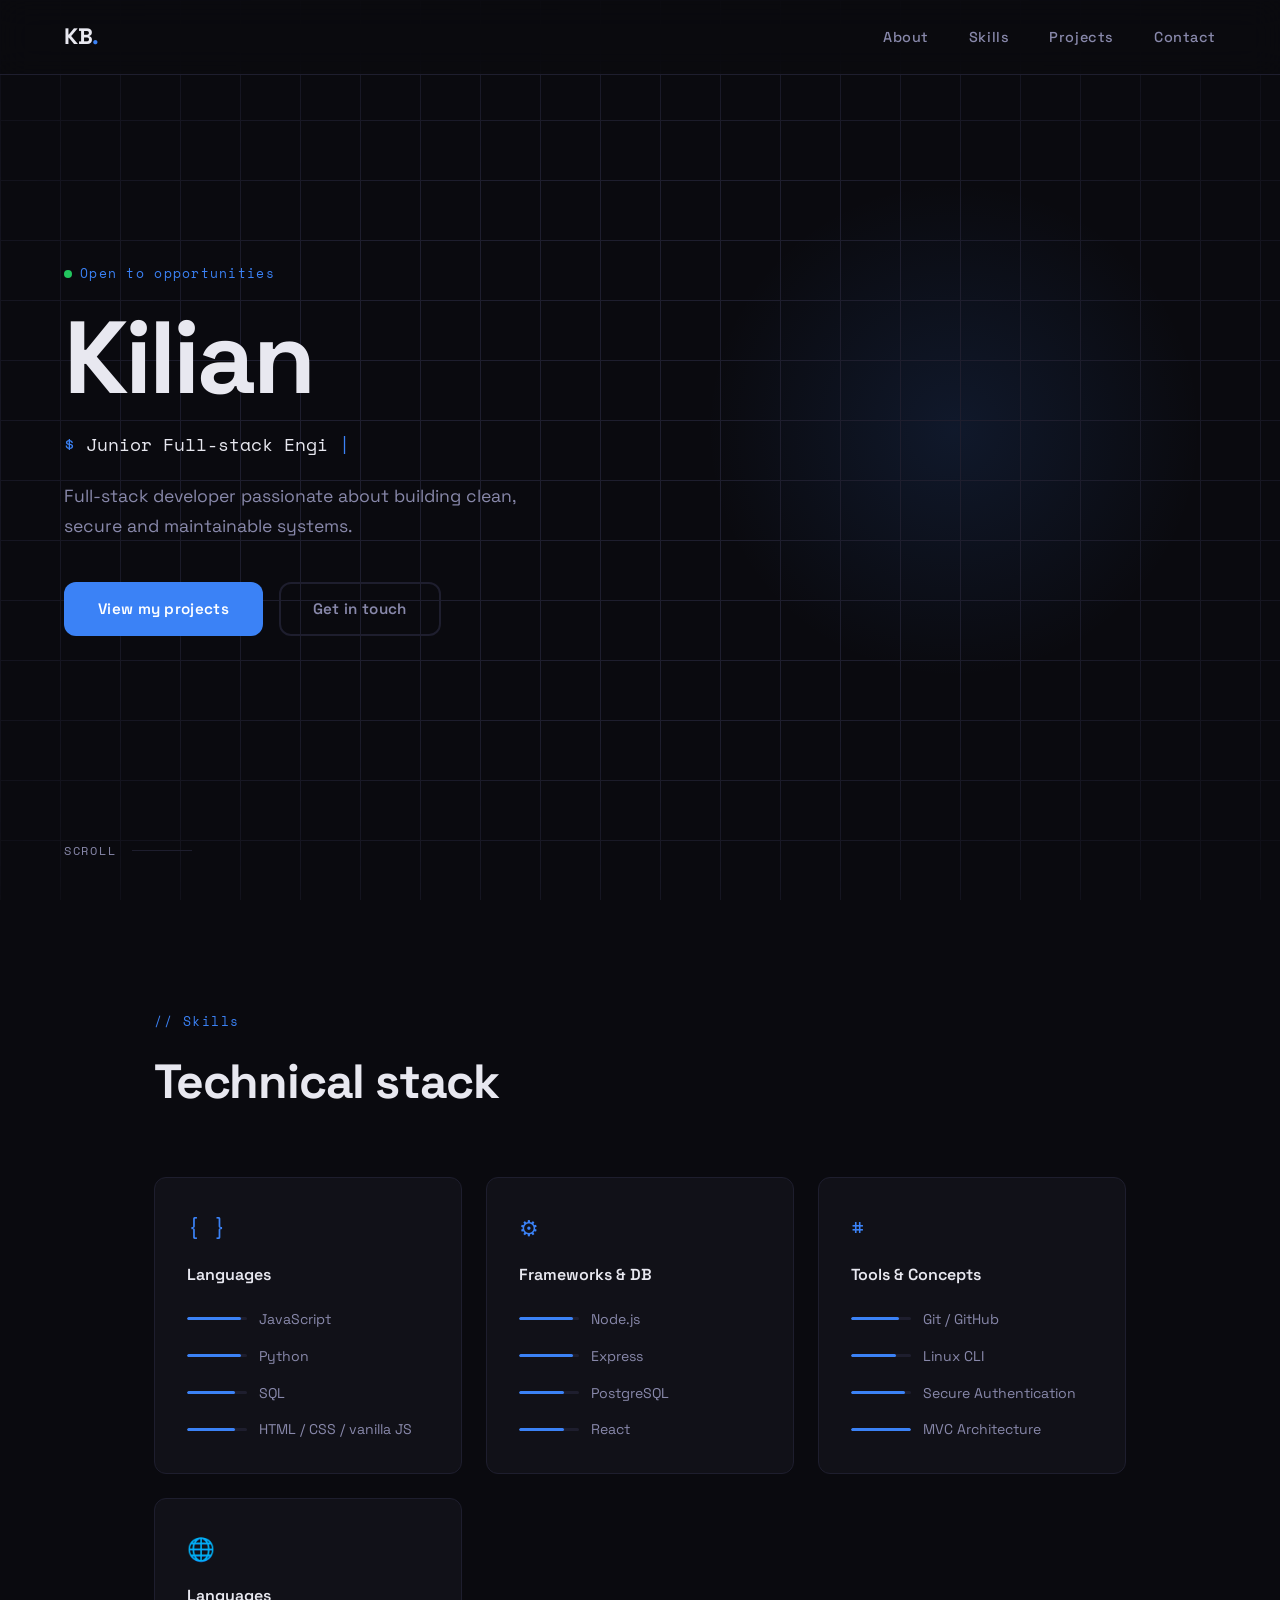
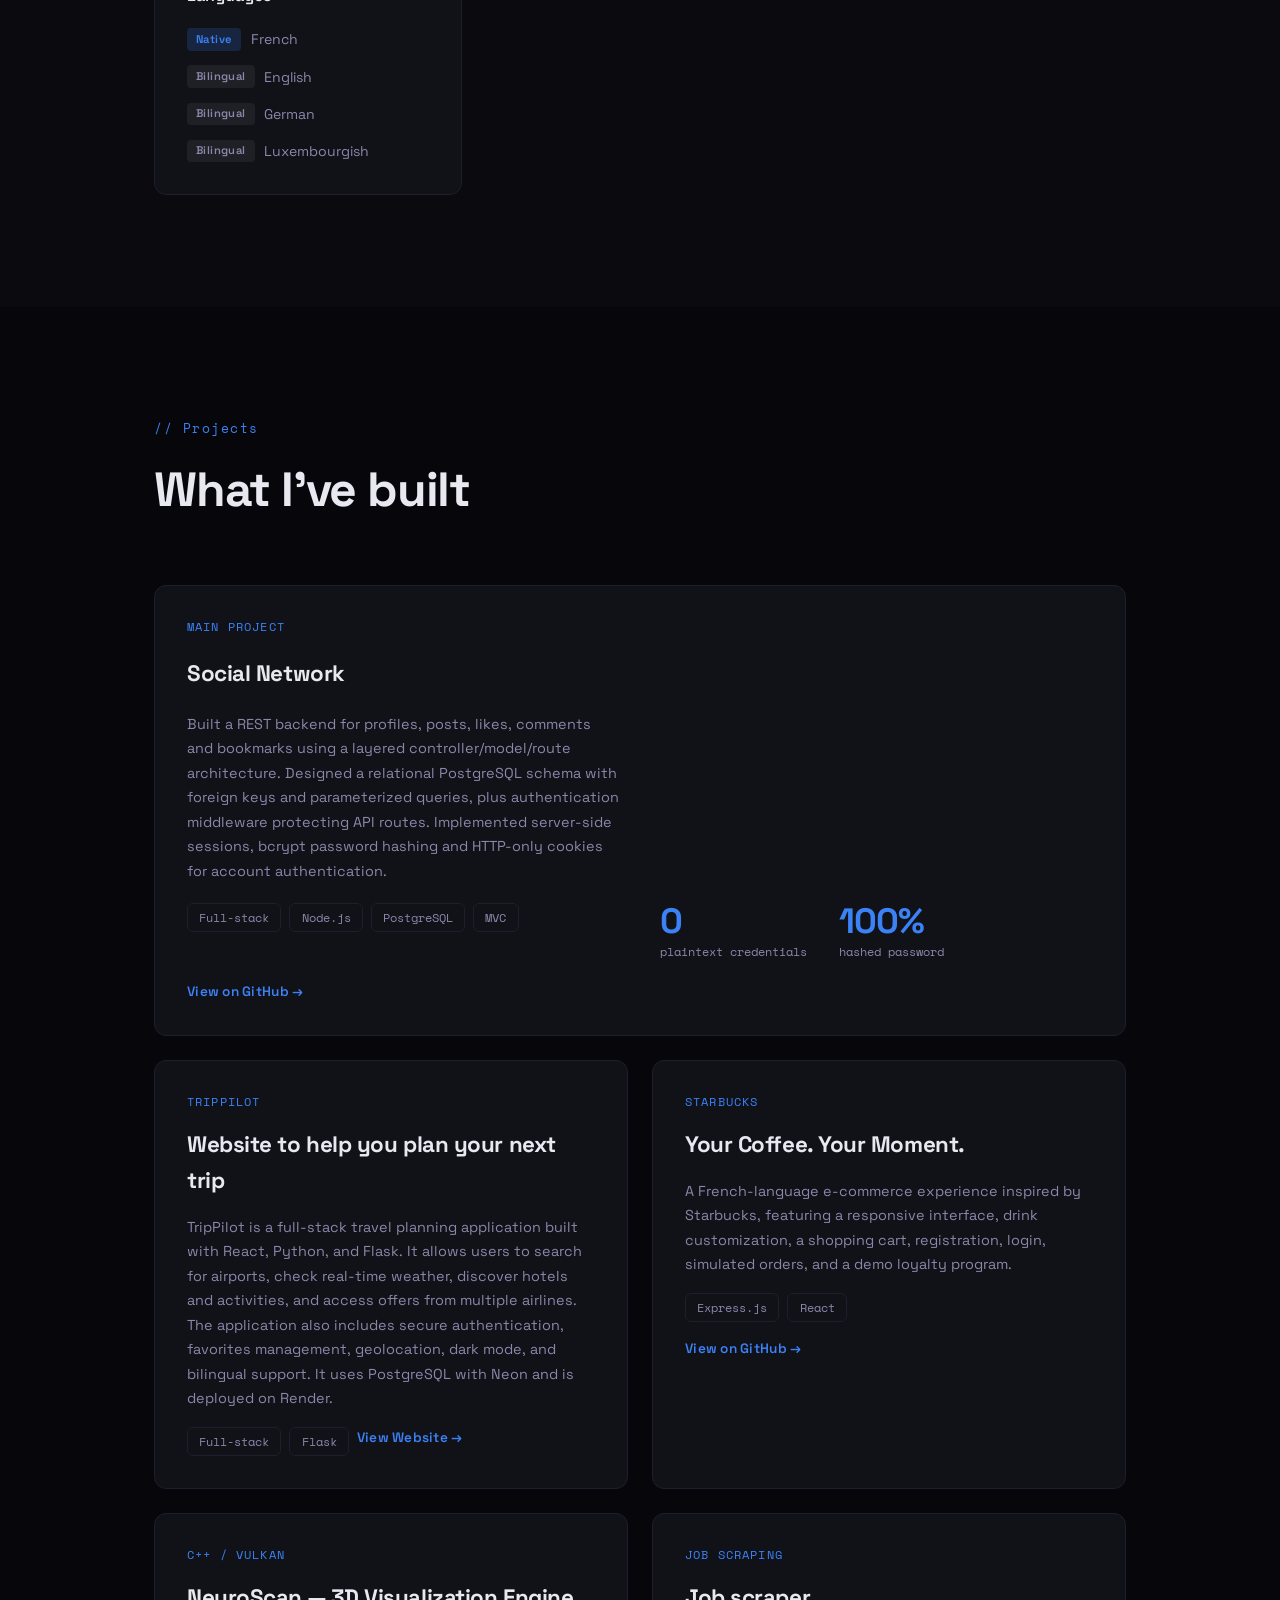
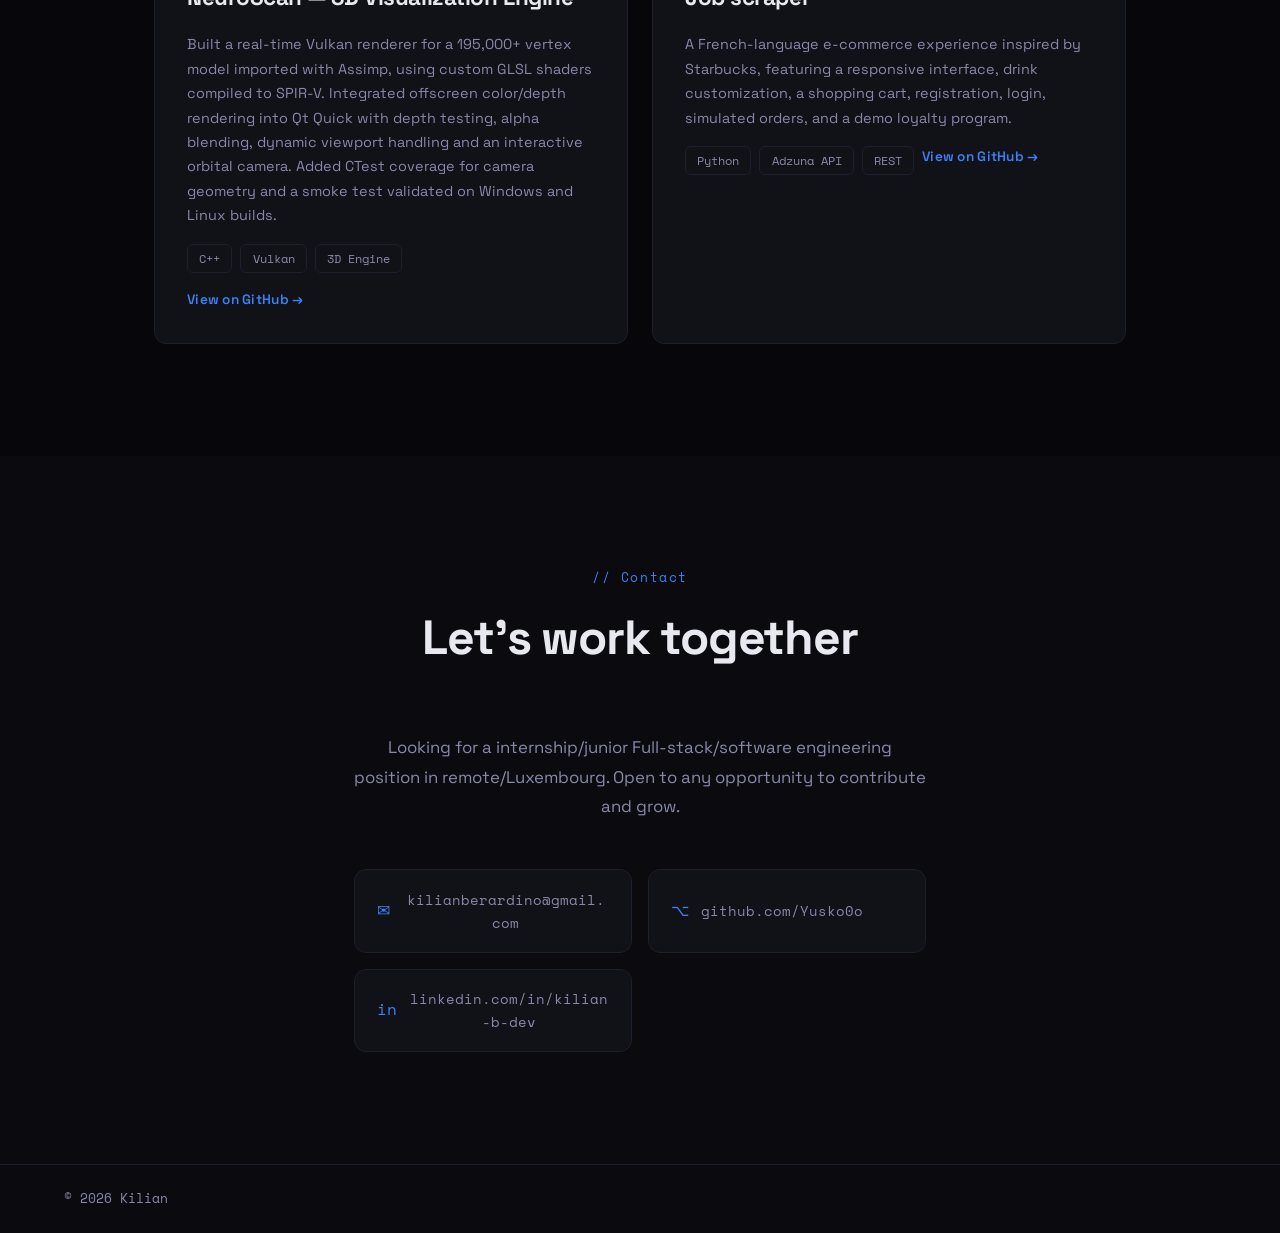
<file: index.html>
<!doctype html>
<html lang="en">
  <head>
    <meta charset="UTF-8" />
    <meta name="viewport" content="width=device-width, initial-scale=1.0" />
    <title>Kilian — Full-stack Software Engineer</title>
    <link rel="preconnect" href="https://fonts.googleapis.com" />
    <link rel="preconnect" href="https://fonts.gstatic.com" crossorigin />
    <link
      href="https://fonts.googleapis.com/css2?family=Space+Grotesk:wght@300;400;500;600;700&family=Space+Mono:wght@400;700&display=swap"
      rel="stylesheet"
    />
    <link rel="stylesheet" href="styles.css" />
  </head>
  <body>
    <!-- NAV -->
    <nav class="nav">
      <span class="nav-logo">KB<span class="accent">.</span></span>
      <ul class="nav-links">
        <li><a href="#about">About</a></li>
        <li><a href="#skills">Skills</a></li>
        <li><a href="#projects">Projects</a></li>
        <li><a href="#contact">Contact</a></li>
      </ul>
    </nav>

    <!-- HERO -->
    <section class="hero" id="about">
      <div class="hero-bg-grid"></div>
      <div class="hero-content">
        <p class="hero-eyebrow">
          <span class="terminal-dot"></span> Open to opportunities
        </p>
        <h1 class="hero-name">Kilian<br /><span class="accent"></span></h1>
        <div class="hero-terminal">
          <span class="terminal-prompt">$ </span>
          <span class="terminal-text" id="terminal-text"></span>
          <span class="terminal-cursor">|</span>
        </div>
        <p class="hero-desc">
          Full-stack developer passionate about building clean, secure and
          maintainable systems.
        </p>
        <div class="hero-ctas">
          <a href="#projects" class="btn btn-primary">View my projects</a>
          <a href="#contact" class="btn btn-ghost">Get in touch</a>
        </div>
      </div>
      <div class="hero-scroll-hint">
        <span>scroll</span>
        <div class="scroll-line"></div>
      </div>
    </section>

    <!-- SKILLS -->
    <section class="section" id="skills">
      <div class="container">
        <p class="section-label">// Skills</p>
        <h2 class="section-title">Technical stack</h2>

        <div class="skills-grid">
          <div class="skill-card" data-delay="0">
            <div class="skill-icon">{ }</div>
            <h3>Languages</h3>
            <ul class="skill-list">
              <li>
                <span class="skill-bar"><span style="--w: 90%"></span></span
                >JavaScript
              </li>
              <li>
                <span class="skill-bar"><span style="--w: 90%"></span></span
                >Python
              </li>
              <li>
                <span class="skill-bar"><span style="--w: 80%"></span></span>SQL
              </li>
              <li>
                <span class="skill-bar"><span style="--w: 80%"></span></span
                >HTML / CSS / vanilla JS
              </li>
            </ul>
          </div>

          <div class="skill-card" data-delay="100">
            <div class="skill-icon">⚙</div>
            <h3>Frameworks & DB</h3>
            <ul class="skill-list">
              <li>
                <span class="skill-bar"><span style="--w: 90%"></span></span
                >Node.js
              </li>
              <li>
                <span class="skill-bar"><span style="--w: 90%"></span></span
                >Express
              </li>
              <li>
                <span class="skill-bar"><span style="--w: 75%"></span></span
                >PostgreSQL
              </li>
              <li>
                <span class="skill-bar"><span style="--w: 75%"></span></span
                >React
              </li>
            </ul>
          </div>

          <div class="skill-card" data-delay="200">
            <div class="skill-icon">#</div>
            <h3>Tools & Concepts</h3>
            <ul class="skill-list">
              <li>
                <span class="skill-bar"><span style="--w: 80%"></span></span>Git
                / GitHub
              </li>
              <li>
                <span class="skill-bar"><span style="--w: 75%"></span></span
                >Linux CLI
              </li>
              <li>
                <span class="skill-bar"><span style="--w: 90%"></span></span
                >Secure Authentication
              </li>
              <li>
                <span class="skill-bar"><span style="--w: 100%"></span></span
                >MVC Architecture
              </li>
            </ul>
          </div>

          <div class="skill-card" data-delay="300">
            <div class="skill-icon">🌐</div>
            <h3>Languages</h3>
            <ul class="skill-list lang-list">
              <li><span class="lang-badge native">Native</span>French</li>
              <li>
                <span class="lang-badge bilingual">Bilingual</span>English
              </li>
              <li><span class="lang-badge bilingual">Bilingual</span>German</li>
              <li>
                <span class="lang-badge bilingual">Bilingual</span>Luxembourgish
              </li>
            </ul>
          </div>
        </div>
      </div>
    </section>

    <!-- PROJECTS -->
    <section class="section section-dark" id="projects">
      <div class="container">
        <p class="section-label">// Projects</p>
        <h2 class="section-title">What I've built</h2>

        <div class="projects-grid">
          <div class="project-card featured" data-delay="0">
            <div class="project-tag">Main project</div>
            <h3 class="project-title">Social Network</h3>
            <p class="project-desc">
              Built a REST backend for profiles, posts, likes, comments and
              bookmarks using a layered controller/model/route architecture.
              Designed a relational PostgreSQL schema with foreign keys and
              parameterized queries, plus authentication middleware protecting
              API routes. Implemented server-side sessions, bcrypt password
              hashing and HTTP-only cookies for account authentication.
            </p>
            <div class="project-stack">
              <span>Full-stack</span><span>Node.js</span><span>PostgreSQL</span
              ><span>MVC</span>
            </div>
            <div class="project-highlights">
              <div class="highlight">
                <span class="hl-num">0</span
                ><span class="hl-label">plaintext credentials</span>
              </div>
              <div class="highlight">
                <span class="hl-num">100%</span
                ><span class="hl-label">hashed password</span>
              </div>
            </div>
            <a
              href="https://github.com/Yusko0o/twitter"
              target="_blank"
              class="project-link"
            >
              View on GitHub →
            </a>
          </div>

          <div class="project-card" data-delay="300">
            <div class="project-tag">TripPilot</div>
            <h3 class="project-title">
              Website to help you plan your next trip
            </h3>
            <p class="project-desc">
              TripPilot is a full-stack travel planning application built with
              React, Python, and Flask. It allows users to search for airports,
              check real-time weather, discover hotels and activities, and
              access offers from multiple airlines. The application also
              includes secure authentication, favorites management, geolocation,
              dark mode, and bilingual support. It uses PostgreSQL with Neon and
              is deployed on Render.
            </p>
            <div class="project-stack">
              <span>Full-stack</span><span>Flask</span>
              <a
                href="https://trippilot-irs3.onrender.com/"
                target="_blank"
                class="project-link"
              >
                View Website →
              </a>
            </div>
          </div>

          <div class="project-card" data-delay="200">
            <div class="project-tag">Starbucks</div>
            <h3 class="project-title">Your Coffee. Your Moment.</h3>
            <p class="project-desc">
              A French-language e-commerce experience inspired by Starbucks,
              featuring a responsive interface, drink customization, a shopping
              cart, registration, login, simulated orders, and a demo loyalty
              program.
            </p>
            <div class="project-stack">
              <span>Express.js</span><span>React</span>
            </div>
            <a
              href="https://github.com/Yusko0o/Starbucks"
              target="_blank"
              class="project-link"
            >
              View on GitHub →
            </a>
          </div>

          <div class="project-card" data-delay="100">
            <div class="project-tag">C++ / vulkan</div>
            <h3 class="project-title">NeuroScan — 3D Visualization Engine</h3>
            <p class="project-desc">
              Built a real-time Vulkan renderer for a 195,000+ vertex model
              imported with Assimp, using custom GLSL shaders compiled to
              SPIR-V. Integrated offscreen color/depth rendering into Qt Quick
              with depth testing, alpha blending, dynamic viewport handling and
              an interactive orbital camera. Added CTest coverage for camera
              geometry and a smoke test validated on Windows and Linux builds.
            </p>
            <div class="project-stack">
              <span>C++</span><span>Vulkan</span><span>3D Engine</span>
            </div>
            <a
              href="https://github.com/Yusko0o/NeuroScan"
              target="_blank"
              class="project-link"
            >
              View on GitHub →
            </a>
          </div>

          <div class="project-card" data-delay="400">
            <div class="project-tag">Job scraping</div>
            <h3 class="project-title">Job scraper</h3>
            <p class="project-desc">
              A French-language e-commerce experience inspired by Starbucks,
              featuring a responsive interface, drink customization, a shopping
              cart, registration, login, simulated orders, and a demo loyalty
              program.
            </p>
            <div class="project-stack">
              <span>Python</span><span>Adzuna API</span><span>REST</span>
              <a
                href="https://github.com/Yusko0o/job-scraper"
                target="_blank"
                class="project-link"
              >
                View on GitHub →
              </a>
            </div>
          </div>
        </div>
      </div>
    </section>

    <!-- CONTACT -->
    <section class="section" id="contact">
      <div class="container contact-container">
        <p class="section-label">// Contact</p>
        <h2 class="section-title">Let's work together</h2>
        <p class="contact-desc">
          Looking for a internship/junior Full-stack/software engineering
          position in remote/Luxembourg. Open to any opportunity to contribute
          and grow.
        </p>
        <div class="contact-links">
          <a href="mailto:kilianberardino@gmail.com" class="contact-item">
            <span class="contact-icon">✉</span>
            kilianberardino@gmail.com
          </a>
          <a
            href="https://github.com/Yusko0o"
            target="_blank"
            class="contact-item"
          >
            <span class="contact-icon">⌥</span>
            github.com/Yusko0o
          </a>
          <a
            href="https://linkedin.com/in/kilian-b-dev"
            target="_blank"
            class="contact-item"
          >
            <span class="contact-icon">in</span>
            linkedin.com/in/kilian-b-dev
          </a>
        </div>
      </div>
    </section>

    <!-- FOOTER -->
    <footer class="footer">
      <span>© 2026 Kilian</span>
    </footer>

    <script src="script.js" defer></script>
  </body>
</html>
</file>
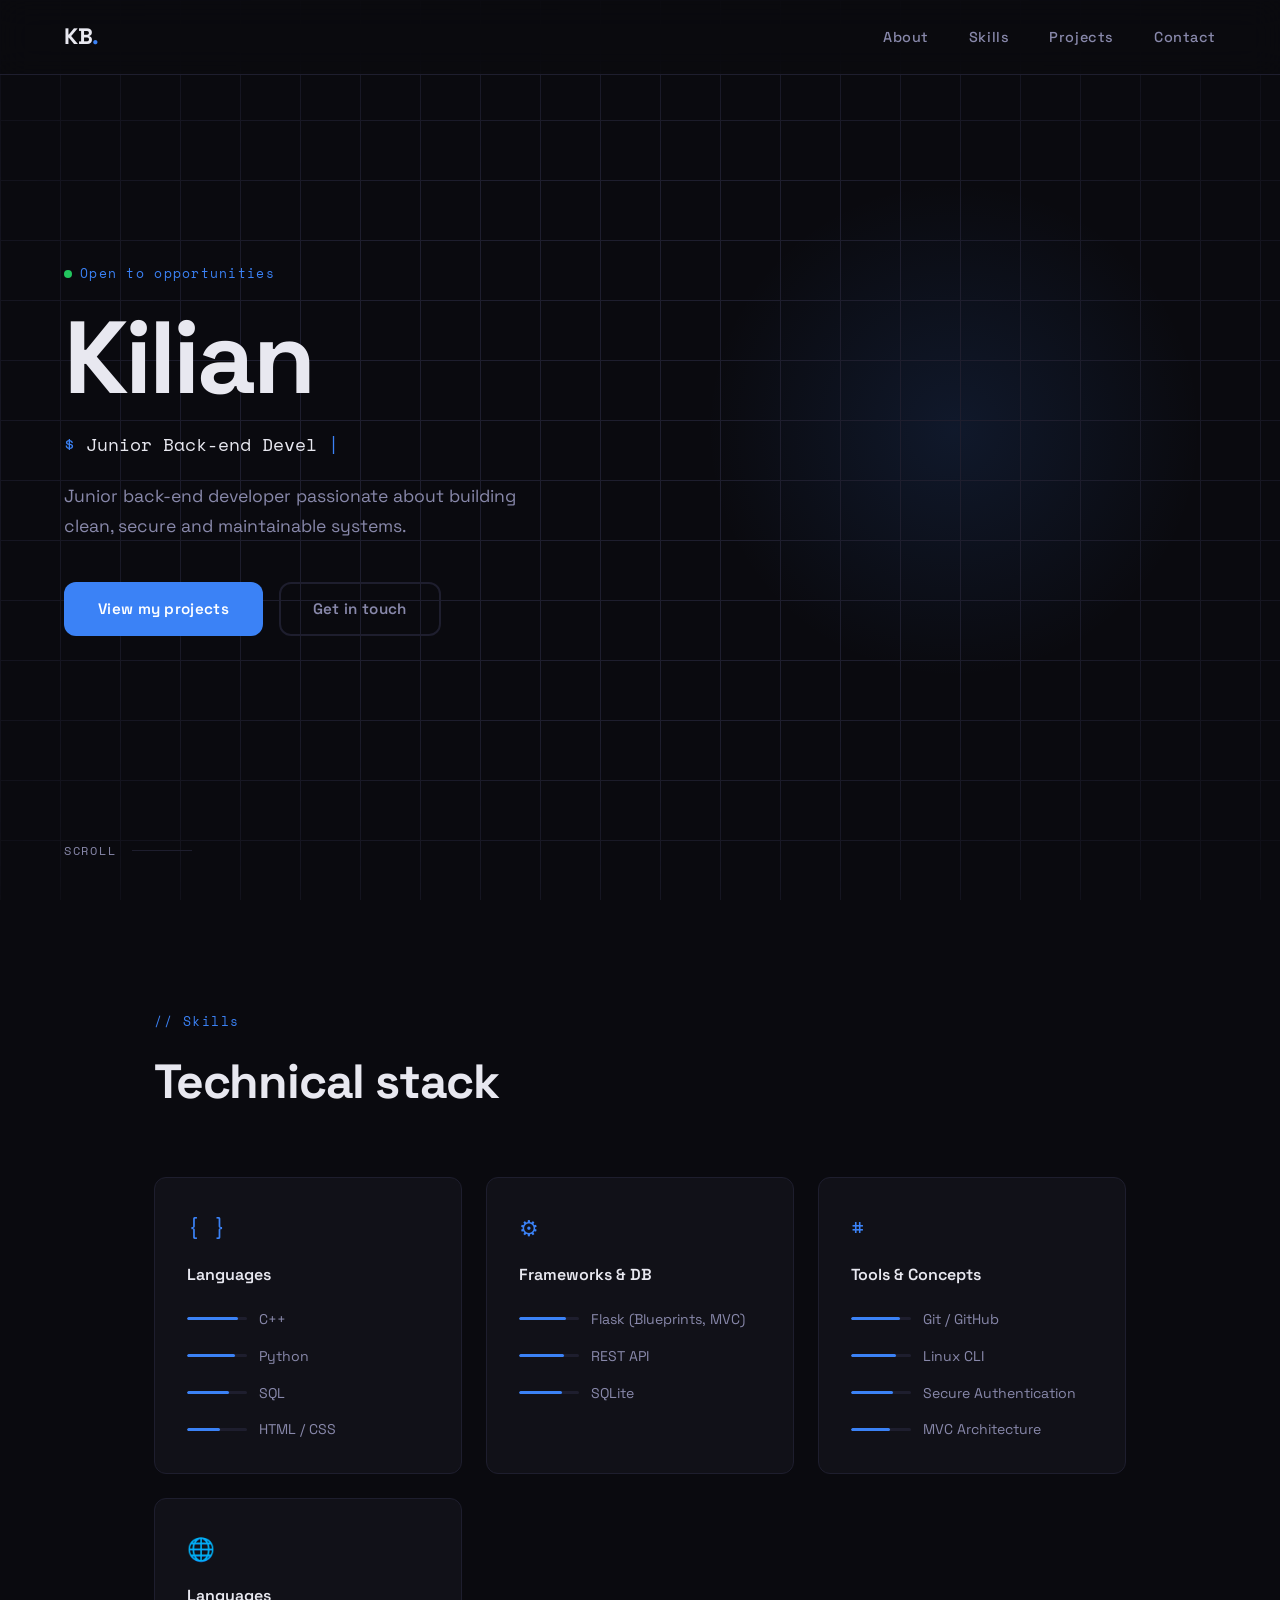
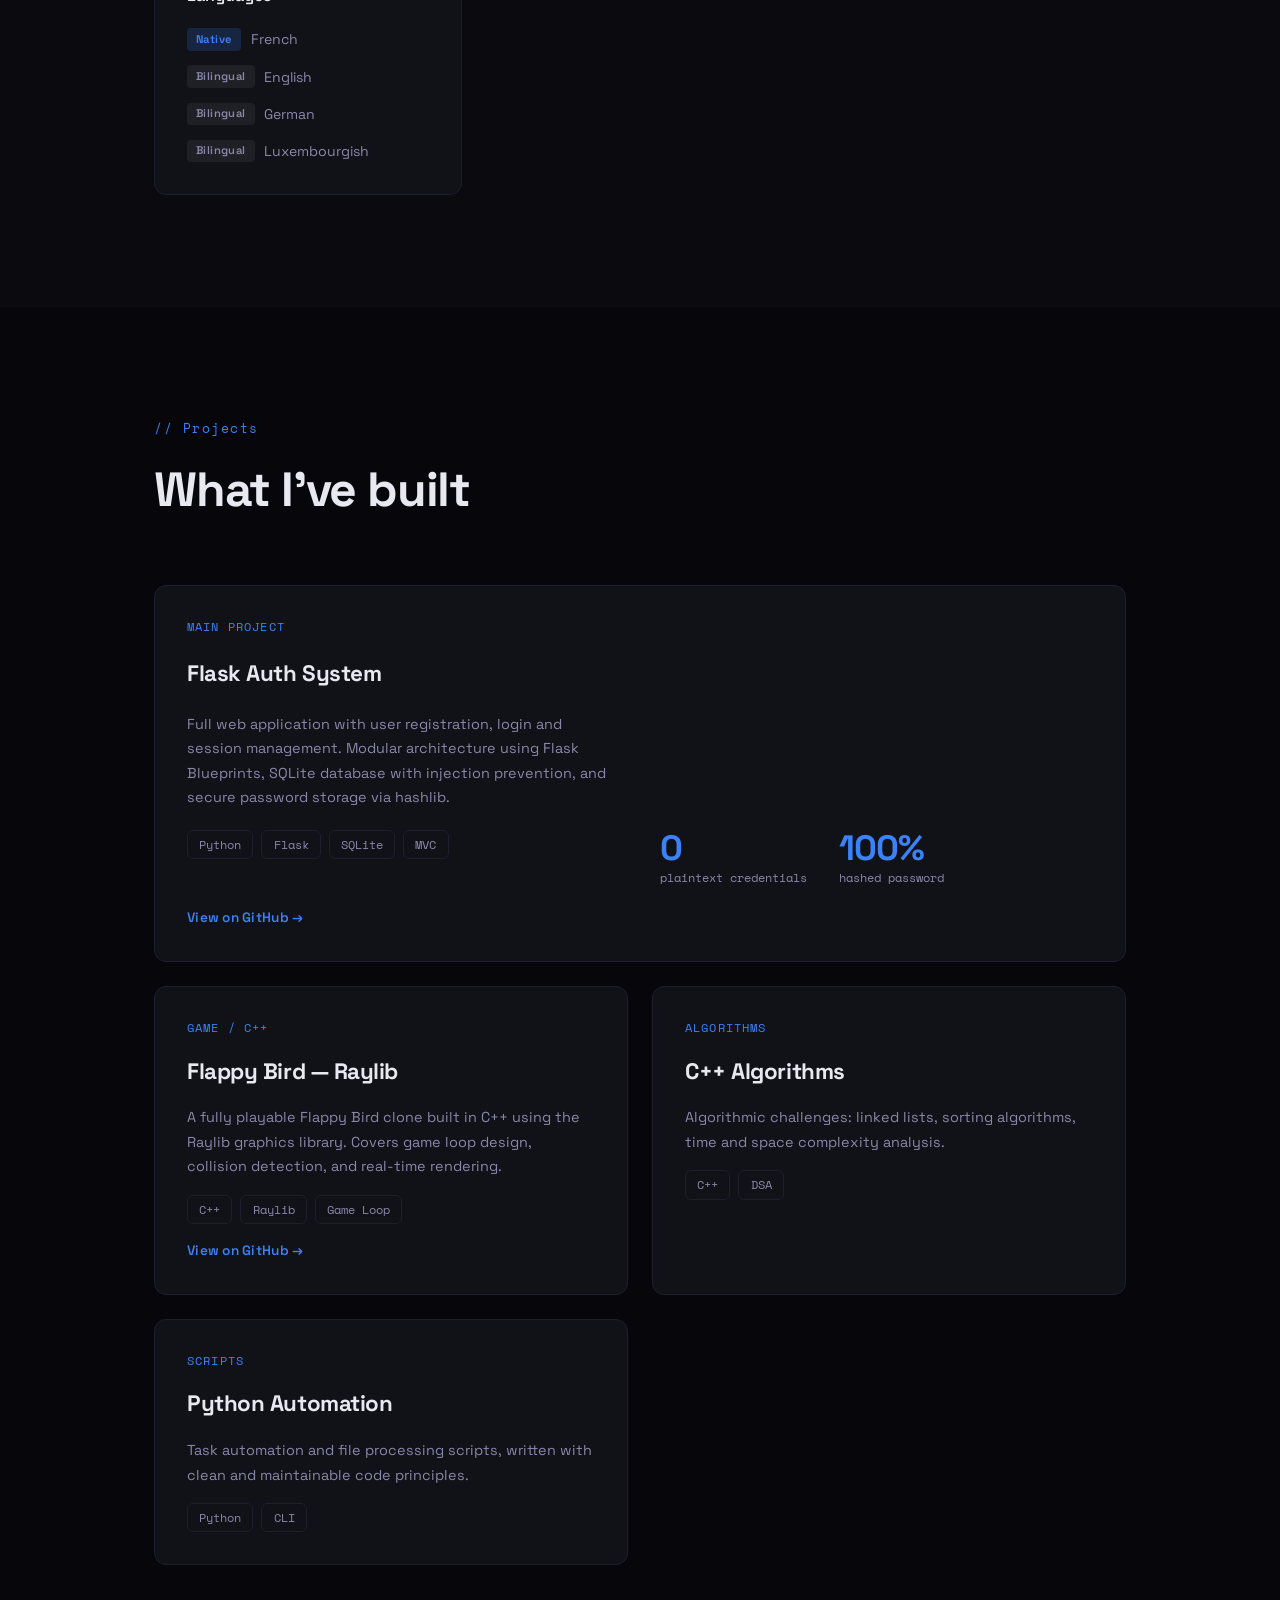
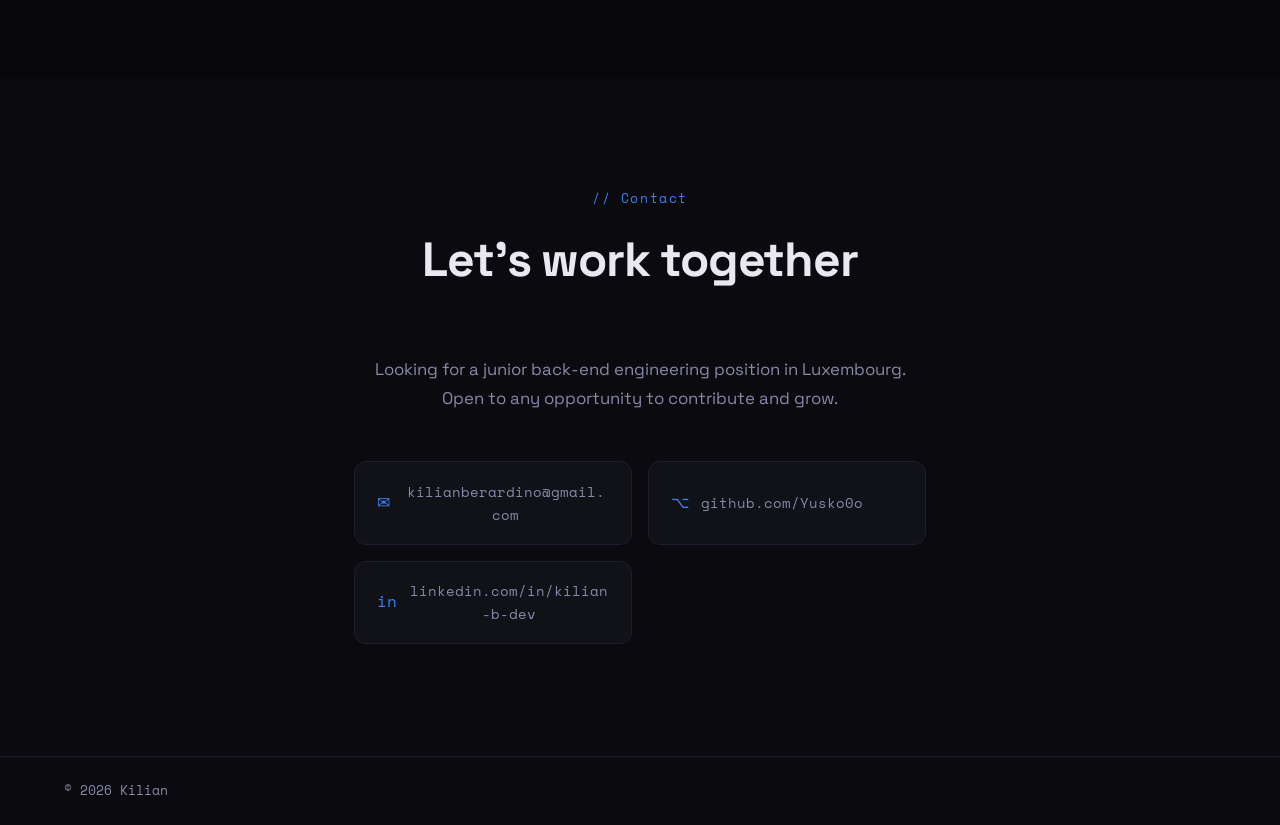
<file: structure/index.html>
<!DOCTYPE html>
<html lang="en">
<head>
  <meta charset="UTF-8" />
  <meta name="viewport" content="width=device-width, initial-scale=1.0" />
  <title>Kilian — Junior Back-end Software Engineer</title>
  <link rel="preconnect" href="https://fonts.googleapis.com" />
  <link rel="preconnect" href="https://fonts.gstatic.com" crossorigin />
  <link href="https://fonts.googleapis.com/css2?family=Space+Grotesk:wght@300;400;500;600;700&family=Space+Mono:wght@400;700&display=swap" rel="stylesheet" />
  <link rel="stylesheet" href="/style/styles.css" />
</head>
<body>

  <!-- NAV -->
  <nav class="nav">
    <span class="nav-logo">KB<span class="accent">.</span></span>
    <ul class="nav-links">
      <li><a href="#about">About</a></li>
      <li><a href="#skills">Skills</a></li>
      <li><a href="#projects">Projects</a></li>
      <li><a href="#contact">Contact</a></li>
    </ul>
  </nav>

  <!-- HERO -->
  <section class="hero" id="about">
    <div class="hero-bg-grid"></div>
    <div class="hero-content">
      <p class="hero-eyebrow">
        <span class="terminal-dot"></span> Open to opportunities
      </p>
      <h1 class="hero-name">Kilian<br /><span class="accent"></span></h1>
      <div class="hero-terminal">
        <span class="terminal-prompt">$ </span>
        <span class="terminal-text" id="terminal-text"></span>
        <span class="terminal-cursor">|</span>
      </div>
      <p class="hero-desc">
        Junior back-end developer passionate about building clean,
        secure and maintainable systems.
      </p>
      <div class="hero-ctas">
        <a href="#projects" class="btn btn-primary">View my projects</a>
        <a href="#contact" class="btn btn-ghost">Get in touch</a>
      </div>
    </div>
    <div class="hero-scroll-hint">
      <span>scroll</span>
      <div class="scroll-line"></div>
    </div>
  </section>

  <!-- SKILLS -->
  <section class="section" id="skills">
    <div class="container">
      <p class="section-label">// Skills</p>
      <h2 class="section-title">Technical stack</h2>

      <div class="skills-grid">

        <div class="skill-card" data-delay="0">
          <div class="skill-icon">{ }</div>
          <h3>Languages</h3>
          <ul class="skill-list">
            <li><span class="skill-bar"><span style="--w:85%"></span></span>C++</li>
            <li><span class="skill-bar"><span style="--w:80%"></span></span>Python</li>
            <li><span class="skill-bar"><span style="--w:70%"></span></span>SQL</li>
            <li><span class="skill-bar"><span style="--w:55%"></span></span>HTML / CSS</li>
          </ul>
        </div>

        <div class="skill-card" data-delay="100">
          <div class="skill-icon">⚙</div>
          <h3>Frameworks & DB</h3>
          <ul class="skill-list">
            <li><span class="skill-bar"><span style="--w:78%"></span></span>Flask (Blueprints, MVC)</li>
            <li><span class="skill-bar"><span style="--w:75%"></span></span>REST API</li>
            <li><span class="skill-bar"><span style="--w:72%"></span></span>SQLite</li>
          </ul>
        </div>

        <div class="skill-card" data-delay="200">
          <div class="skill-icon">#</div>
          <h3>Tools & Concepts</h3>
          <ul class="skill-list">
            <li><span class="skill-bar"><span style="--w:82%"></span></span>Git / GitHub</li>
            <li><span class="skill-bar"><span style="--w:75%"></span></span>Linux CLI</li>
            <li><span class="skill-bar"><span style="--w:70%"></span></span>Secure Authentication</li>
            <li><span class="skill-bar"><span style="--w:65%"></span></span>MVC Architecture</li>
          </ul>
        </div>

        <div class="skill-card" data-delay="300">
          <div class="skill-icon">🌐</div>
          <h3>Languages</h3>
          <ul class="skill-list lang-list">
            <li><span class="lang-badge native">Native</span>French</li>
            <li><span class="lang-badge bilingual">Bilingual</span>English</li>
            <li><span class="lang-badge bilingual">Bilingual</span>German</li>
            <li><span class="lang-badge bilingual">Bilingual</span>Luxembourgish</li>
          </ul>
        </div>

      </div>
    </div>
  </section>

  <!-- PROJECTS -->
  <section class="section section-dark" id="projects">
    <div class="container">
      <p class="section-label">// Projects</p>
      <h2 class="section-title">What I've built</h2>

      <div class="projects-grid">

        <div class="project-card featured" data-delay="0">
          <div class="project-tag">Main project</div>
          <h3 class="project-title">Flask Auth System</h3>
          <p class="project-desc">
            Full web application with user registration, login and session management.
            Modular architecture using Flask Blueprints, SQLite database with
            injection prevention, and secure password storage via hashlib.
          </p>
          <div class="project-stack">
            <span>Python</span><span>Flask</span><span>SQLite</span><span>MVC</span>
          </div>
          <div class="project-highlights">
            <div class="highlight"><span class="hl-num">0</span><span class="hl-label">plaintext credentials</span></div>
            <div class="highlight"><span class="hl-num">100%</span><span class="hl-label">hashed password</span></div>
          </div>
          <a href="https://github.com/Yusko0o/Portfolio" target="_blank" class="project-link">
            View on GitHub →
          </a>
        </div>

        <div class="project-card" data-delay="100">
          <div class="project-tag">Game / C++</div>
          <h3 class="project-title">Flappy Bird — Raylib</h3>
          <p class="project-desc">
            A fully playable Flappy Bird clone built in C++ using the Raylib graphics library.
            Covers game loop design, collision detection, and real-time rendering.
          </p>
          <div class="project-stack">
            <span>C++</span><span>Raylib</span><span>Game Loop</span>
          </div>
          <a href="https://github.com/Yusko0o/Flappy-Bird" target="_blank" class="project-link">
            View on GitHub →
          </a>
        </div>

        <div class="project-card" data-delay="200">
          <div class="project-tag">Algorithms</div>
          <h3 class="project-title">C++ Algorithms</h3>
          <p class="project-desc">
            Algorithmic challenges: linked lists, sorting algorithms,
            time and space complexity analysis.
          </p>
          <div class="project-stack">
            <span>C++</span><span>DSA</span>
          </div>
        </div>

        <div class="project-card" data-delay="300">
          <div class="project-tag">Scripts</div>
          <h3 class="project-title">Python Automation</h3>
          <p class="project-desc">
            Task automation and file processing scripts,
            written with clean and maintainable code principles.
          </p>
          <div class="project-stack">
            <span>Python</span><span>CLI</span>
          </div>
        </div>

      </div>
    </div>
  </section>

  <!-- CONTACT -->
  <section class="section" id="contact">
    <div class="container contact-container">
      <p class="section-label">// Contact</p>
      <h2 class="section-title">Let's work together</h2>
      <p class="contact-desc">
        Looking for a junior back-end engineering position in Luxembourg.
        Open to any opportunity to contribute and grow.
      </p>
      <div class="contact-links">
        <a href="mailto:kilianberardino@gmail.com" class="contact-item">
          <span class="contact-icon">✉</span>
          kilianberardino@gmail.com
        </a>
        <a href="https://github.com/Yusko0o/Portfolio" target="_blank" class="contact-item">
          <span class="contact-icon">⌥</span>
          github.com/Yusko0o
        </a>
        <a href="https://linkedin.com/in/kilian-b-dev" target="_blank" class="contact-item">
          <span class="contact-icon">in</span>
          linkedin.com/in/kilian-b-dev
        </a>
      </div>
    </div>
  </section>

  <!-- FOOTER -->
  <footer class="footer">
    <span>© 2026 Kilian</span>
  </footer>

  <script src="/script/script.js" defer></script>
</body>
</html>
</file>
<file: styles.css>
/* ============================================================
   TOKENS
   ============================================================ */
:root {
  --bg:        #0A0A0F;
  --bg-card:   #111118;
  --bg-dark:   #07070B;
  --border:    #1E1E2E;
  --accent:    #3B82F6;
  --accent-dim:#1D4ED8;
  --text:      #E8E8F0;
  --text-muted:#8888AA;
  --font-head: 'Space Grotesk', sans-serif;
  --font-mono: 'Space Mono', monospace;
  --radius:    12px;
  --transition: 0.35s cubic-bezier(0.4, 0, 0.2, 1);
}

/* ============================================================
   RESET & BASE
   ============================================================ */
*, *::before, *::after { box-sizing: border-box; margin: 0; padding: 0; }

html { scroll-behavior: smooth; }

body {
  background: var(--bg);
  color: var(--text);
  font-family: var(--font-head);
  line-height: 1.6;
  overflow-x: hidden;
}

a { text-decoration: none; color: inherit; }
ul { list-style: none; }

/* ============================================================
   NAV
   ============================================================ */
.nav {
  position: fixed;
  top: 0; left: 0; right: 0;
  z-index: 100;
  display: flex;
  align-items: center;
  justify-content: space-between;
  padding: 1.2rem 4rem;
  background: rgba(10, 10, 15, 0.7);
  backdrop-filter: blur(16px);
  border-bottom: 1px solid var(--border);
  animation: slideDown 0.6s ease both;
}

@keyframes slideDown {
  from { transform: translateY(-100%); opacity: 0; }
  to   { transform: translateY(0);     opacity: 1; }
}

.nav-logo {
  font-size: 1.4rem;
  font-weight: 700;
  letter-spacing: -0.02em;
}

.accent { color: var(--accent); }

.nav-links {
  display: flex;
  gap: 2.5rem;
}

.nav-links a {
  font-size: 0.9rem;
  color: var(--text-muted);
  font-weight: 500;
  letter-spacing: 0.04em;
  transition: color var(--transition);
  position: relative;
}

.nav-links a::after {
  content: '';
  position: absolute;
  bottom: -4px; left: 0;
  width: 0; height: 1px;
  background: var(--accent);
  transition: width var(--transition);
}

.nav-links a:hover { color: var(--text); }
.nav-links a:hover::after { width: 100%; }

/* ============================================================
   HERO
   ============================================================ */
.hero {
  position: relative;
  min-height: 100vh;
  display: flex;
  align-items: center;
  padding: 0 4rem;
  overflow: hidden;
}

/* Background grid */
.hero-bg-grid {
  position: absolute;
  inset: 0;
  background-image:
    linear-gradient(var(--border) 1px, transparent 1px),
    linear-gradient(90deg, var(--border) 1px, transparent 1px);
  background-size: 60px 60px;
  mask-image: radial-gradient(ellipse 80% 80% at 50% 50%, black 40%, transparent 100%);
  animation: gridFade 1.2s ease both;
}

@keyframes gridFade {
  from { opacity: 0; }
  to   { opacity: 1; }
}

/* Glow orb */
.hero::before {
  content: '';
  position: absolute;
  top: 20%; left: 55%;
  width: 500px; height: 500px;
  background: radial-gradient(circle, rgba(59,130,246,0.12) 0%, transparent 70%);
  border-radius: 50%;
  animation: pulse 6s ease-in-out infinite;
}

@keyframes pulse {
  0%, 100% { transform: scale(1);   opacity: 0.7; }
  50%       { transform: scale(1.1); opacity: 1;   }
}

.hero-content {
  position: relative;
  z-index: 2;
  max-width: 700px;
  animation: heroReveal 0.9s ease 0.3s both;
}

@keyframes heroReveal {
  from { opacity: 0; transform: translateY(30px); }
  to   { opacity: 1; transform: translateY(0); }
}

.hero-eyebrow {
  display: flex;
  align-items: center;
  gap: 0.5rem;
  font-family: var(--font-mono);
  font-size: 0.8rem;
  color: var(--accent);
  letter-spacing: 0.1em;
  margin-bottom: 1.5rem;
}

.terminal-dot {
  width: 8px; height: 8px;
  background: #22c55e;
  border-radius: 50%;
  animation: blink-dot 2s ease-in-out infinite;
}

@keyframes blink-dot {
  0%, 100% { opacity: 1; }
  50%       { opacity: 0.3; }
}

.hero-name {
  font-size: clamp(3.5rem, 8vw, 7rem);
  font-weight: 700;
  line-height: 0.95;
  letter-spacing: -0.03em;
  margin-bottom: 1.5rem;
}

.hero-terminal {
  font-family: var(--font-mono);
  font-size: 1.1rem;
  color: var(--text-muted);
  margin-bottom: 1.5rem;
  min-height: 1.6em;
}

.terminal-prompt { color: var(--accent); }
.terminal-text   { color: var(--text); }

.terminal-cursor {
  display: inline-block;
  color: var(--accent);
  font-weight: 300;
  animation: blink 1s step-end infinite;
}

@keyframes blink {
  0%, 100% { opacity: 1; }
  50%       { opacity: 0; }
}

.hero-desc {
  font-size: 1.1rem;
  color: var(--text-muted);
  max-width: 480px;
  margin-bottom: 2.5rem;
  line-height: 1.7;
}

.hero-ctas {
  display: flex;
  gap: 1rem;
  flex-wrap: wrap;
}

.btn {
  padding: 0.8rem 2rem;
  border-radius: var(--radius);
  font-family: var(--font-head);
  font-size: 0.95rem;
  font-weight: 600;
  letter-spacing: 0.02em;
  cursor: pointer;
  transition: all var(--transition);
  border: 2px solid transparent;
}

.btn-primary {
  background: var(--accent);
  color: #fff;
}
.btn-primary:hover {
  background: var(--accent-dim);
  transform: translateY(-2px);
  box-shadow: 0 8px 24px rgba(59,130,246,0.35);
}

.btn-ghost {
  border-color: var(--border);
  color: var(--text-muted);
}
.btn-ghost:hover {
  border-color: var(--accent);
  color: var(--text);
  transform: translateY(-2px);
}

.hero-scroll-hint {
  position: absolute;
  bottom: 2.5rem;
  left: 4rem;
  display: flex;
  align-items: center;
  gap: 1rem;
  font-family: var(--font-mono);
  font-size: 0.72rem;
  color: var(--text-muted);
  letter-spacing: 0.15em;
  text-transform: uppercase;
  animation: heroReveal 1s ease 1.2s both;
}

.scroll-line {
  width: 60px; height: 1px;
  background: var(--border);
  position: relative;
  overflow: hidden;
}
.scroll-line::after {
  content: '';
  position: absolute;
  top: 0; left: -100%;
  width: 100%; height: 100%;
  background: var(--accent);
  animation: scanline 2s linear infinite;
}
@keyframes scanline {
  to { left: 100%; }
}

/* ============================================================
   SECTIONS
   ============================================================ */
.section {
  padding: 7rem 0;
}
.section-dark {
  background: var(--bg-dark);
}

.container {
  max-width: 1100px;
  margin: 0 auto;
  padding: 0 4rem;
}

.section-label {
  font-family: var(--font-mono);
  font-size: 0.8rem;
  color: var(--accent);
  letter-spacing: 0.12em;
  margin-bottom: 0.75rem;
}

.section-title {
  font-size: clamp(2rem, 4vw, 3rem);
  font-weight: 700;
  letter-spacing: -0.025em;
  margin-bottom: 3.5rem;
}

/* ============================================================
   SKILLS
   ============================================================ */
.skills-grid {
  display: grid;
  grid-template-columns: repeat(auto-fit, minmax(240px, 1fr));
  gap: 1.5rem;
}

.skill-card {
  background: var(--bg-card);
  border: 1px solid var(--border);
  border-radius: var(--radius);
  padding: 2rem;
  opacity: 0;
  transform: translateY(24px);
  transition: opacity 0.5s ease, transform 0.5s ease, border-color var(--transition), box-shadow var(--transition);
}

.skill-card.visible {
  opacity: 1;
  transform: translateY(0);
}

.skill-card:hover {
  border-color: rgba(59,130,246,0.4);
  box-shadow: 0 0 30px rgba(59,130,246,0.08);
}

.skill-icon {
  font-size: 1.4rem;
  color: var(--accent);
  font-family: var(--font-mono);
  margin-bottom: 1rem;
}

.skill-card h3 {
  font-size: 1rem;
  font-weight: 600;
  margin-bottom: 1.25rem;
  color: var(--text);
}

.skill-list {
  display: flex;
  flex-direction: column;
  gap: 0.9rem;
}

.skill-list li {
  display: flex;
  align-items: center;
  gap: 0.75rem;
  font-size: 0.88rem;
  color: var(--text-muted);
  white-space: nowrap;
}

.skill-bar {
  display: inline-block;
  width: 60px;
  height: 3px;
  background: var(--border);
  border-radius: 2px;
  overflow: hidden;
  flex-shrink: 0;
}

.skill-bar span {
  display: block;
  height: 100%;
  width: 0;
  background: var(--accent);
  border-radius: 2px;
  transition: width 1s cubic-bezier(0.4, 0, 0.2, 1);
}

.skill-bar span.animated {
  width: var(--w);
}

/* Lang list */
.lang-list li {
  gap: 0.6rem;
}

.lang-badge {
  display: inline-block;
  padding: 0.15rem 0.55rem;
  border-radius: 4px;
  font-size: 0.7rem;
  font-weight: 600;
  letter-spacing: 0.04em;
  flex-shrink: 0;
}

.lang-badge.native   { background: rgba(59,130,246,0.18); color: var(--accent); }
.lang-badge.bilingual { background: rgba(255,255,255,0.06); color: var(--text-muted); }

/* ============================================================
   PROJECTS
   ============================================================ */
.projects-grid {
  display: grid;
  grid-template-columns: 1fr 1fr;
  gap: 1.5rem;
}

.project-card {
  background: var(--bg-card);
  border: 1px solid var(--border);
  border-radius: var(--radius);
  padding: 2rem;
  opacity: 0;
  transform: translateY(24px);
  transition: opacity 0.5s ease, transform 0.5s ease, border-color var(--transition), box-shadow var(--transition);
  display: flex;
  flex-direction: column;
  gap: 1rem;
}

.project-card.visible {
  opacity: 1;
  transform: translateY(0);
}

.project-card:hover {
  border-color: rgba(59,130,246,0.4);
  box-shadow: 0 0 40px rgba(59,130,246,0.07);
}

.project-card.featured {
  grid-column: 1 / -1;
  display: grid;
  grid-template-columns: 1fr 1fr;
  gap: 1.25rem 2.5rem;
  align-items: start;
}

.project-card.featured .project-title,
.project-card.featured .project-tag { grid-column: 1 / -1; }

.project-card.featured .project-desc { grid-column: 1; }
.project-card.featured .project-stack { grid-column: 1; }
.project-card.featured .project-highlights { grid-column: 2; align-self: center; }
.project-card.featured .project-link { grid-column: 1 / -1; }

.project-tag {
  font-family: var(--font-mono);
  font-size: 0.72rem;
  color: var(--accent);
  letter-spacing: 0.1em;
  text-transform: uppercase;
}

.project-title {
  font-size: 1.4rem;
  font-weight: 700;
  letter-spacing: -0.02em;
}

.project-desc {
  font-size: 0.9rem;
  color: var(--text-muted);
  line-height: 1.7;
}

.project-stack {
  display: flex;
  flex-wrap: wrap;
  gap: 0.5rem;
}

.project-stack span {
  padding: 0.25rem 0.7rem;
  border: 1px solid var(--border);
  border-radius: 6px;
  font-size: 0.75rem;
  font-family: var(--font-mono);
  color: var(--text-muted);
  transition: border-color var(--transition), color var(--transition);
}

.project-card:hover .project-stack span {
  border-color: rgba(59,130,246,0.3);
  color: var(--text);
}

.project-highlights {
  display: flex;
  gap: 2rem;
}

.highlight {
  display: flex;
  flex-direction: column;
  gap: 0.2rem;
}

.hl-num {
  font-size: 2.2rem;
  font-weight: 700;
  color: var(--accent);
  line-height: 1;
  letter-spacing: -0.03em;
}

.hl-label {
  font-size: 0.75rem;
  color: var(--text-muted);
  font-family: var(--font-mono);
}

.project-link {
  font-size: 0.85rem;
  color: var(--accent);
  font-weight: 600;
  letter-spacing: 0.02em;
  align-self: flex-start;
  transition: gap var(--transition), opacity var(--transition);
  display: inline-flex;
  align-items: center;
  gap: 0.3rem;
}

.project-link:hover { opacity: 0.75; }

/* ============================================================
   CONTACT
   ============================================================ */
.contact-container {
  max-width: 700px;
  text-align: center;
}

.contact-desc {
  color: var(--text-muted);
  font-size: 1.05rem;
  margin-bottom: 3rem;
  line-height: 1.75;
}

.contact-links {
  display: grid;
  grid-template-columns: 1fr 1fr;
  gap: 1rem;
}

.contact-item {
  display: flex;
  align-items: center;
  gap: 0.75rem;
  padding: 1.1rem 1.4rem;
  background: var(--bg-card);
  border: 1px solid var(--border);
  border-radius: var(--radius);
  font-size: 0.9rem;
  color: var(--text-muted);
  font-family: var(--font-mono);
  transition: all var(--transition);
  word-break: break-all;
}

.contact-item:hover {
  border-color: var(--accent);
  color: var(--text);
  transform: translateY(-3px);
  box-shadow: 0 8px 24px rgba(59,130,246,0.1);
}

.contact-icon {
  font-size: 1rem;
  flex-shrink: 0;
  color: var(--accent);
}

/* ============================================================
   FOOTER
   ============================================================ */
.footer {
  display: flex;
  justify-content: space-between;
  align-items: center;
  padding: 1.5rem 4rem;
  border-top: 1px solid var(--border);
  font-size: 0.8rem;
  color: var(--text-muted);
  font-family: var(--font-mono);
}

/* ============================================================
   RESPONSIVE
   ============================================================ */
@media (max-width: 768px) {
  .nav { padding: 1rem 1.5rem; }
  .nav-links { display: none; }

  .hero { padding: 6rem 1.5rem 4rem; }
  .hero-scroll-hint { left: 1.5rem; }

  .container { padding: 0 1.5rem; }

  .projects-grid { grid-template-columns: 1fr; }
  .project-card.featured {
    grid-template-columns: 1fr;
  }
  .project-card.featured .project-desc,
  .project-card.featured .project-stack,
  .project-card.featured .project-highlights { grid-column: 1; }

  .contact-links { grid-template-columns: 1fr; }

  .footer { flex-direction: column; gap: 0.5rem; text-align: center; padding: 1.5rem; }
}

/* ============================================================
   REDUCED MOTION
   ============================================================ */
@media (prefers-reduced-motion: reduce) {
  *, *::before, *::after {
    animation-duration: 0.01ms !important;
    transition-duration: 0.01ms !important;
  }
}
</file>
<file: style/styles.css>
/* ============================================================
   TOKENS
   ============================================================ */
:root {
  --bg:        #0A0A0F;
  --bg-card:   #111118;
  --bg-dark:   #07070B;
  --border:    #1E1E2E;
  --accent:    #3B82F6;
  --accent-dim:#1D4ED8;
  --text:      #E8E8F0;
  --text-muted:#8888AA;
  --font-head: 'Space Grotesk', sans-serif;
  --font-mono: 'Space Mono', monospace;
  --radius:    12px;
  --transition: 0.35s cubic-bezier(0.4, 0, 0.2, 1);
}

/* ============================================================
   RESET & BASE
   ============================================================ */
*, *::before, *::after { box-sizing: border-box; margin: 0; padding: 0; }

html { scroll-behavior: smooth; }

body {
  background: var(--bg);
  color: var(--text);
  font-family: var(--font-head);
  line-height: 1.6;
  overflow-x: hidden;
}

a { text-decoration: none; color: inherit; }
ul { list-style: none; }

/* ============================================================
   NAV
   ============================================================ */
.nav {
  position: fixed;
  top: 0; left: 0; right: 0;
  z-index: 100;
  display: flex;
  align-items: center;
  justify-content: space-between;
  padding: 1.2rem 4rem;
  background: rgba(10, 10, 15, 0.7);
  backdrop-filter: blur(16px);
  border-bottom: 1px solid var(--border);
  animation: slideDown 0.6s ease both;
}

@keyframes slideDown {
  from { transform: translateY(-100%); opacity: 0; }
  to   { transform: translateY(0);     opacity: 1; }
}

.nav-logo {
  font-size: 1.4rem;
  font-weight: 700;
  letter-spacing: -0.02em;
}

.accent { color: var(--accent); }

.nav-links {
  display: flex;
  gap: 2.5rem;
}

.nav-links a {
  font-size: 0.9rem;
  color: var(--text-muted);
  font-weight: 500;
  letter-spacing: 0.04em;
  transition: color var(--transition);
  position: relative;
}

.nav-links a::after {
  content: '';
  position: absolute;
  bottom: -4px; left: 0;
  width: 0; height: 1px;
  background: var(--accent);
  transition: width var(--transition);
}

.nav-links a:hover { color: var(--text); }
.nav-links a:hover::after { width: 100%; }

/* ============================================================
   HERO
   ============================================================ */
.hero {
  position: relative;
  min-height: 100vh;
  display: flex;
  align-items: center;
  padding: 0 4rem;
  overflow: hidden;
}

/* Background grid */
.hero-bg-grid {
  position: absolute;
  inset: 0;
  background-image:
    linear-gradient(var(--border) 1px, transparent 1px),
    linear-gradient(90deg, var(--border) 1px, transparent 1px);
  background-size: 60px 60px;
  mask-image: radial-gradient(ellipse 80% 80% at 50% 50%, black 40%, transparent 100%);
  animation: gridFade 1.2s ease both;
}

@keyframes gridFade {
  from { opacity: 0; }
  to   { opacity: 1; }
}

/* Glow orb */
.hero::before {
  content: '';
  position: absolute;
  top: 20%; left: 55%;
  width: 500px; height: 500px;
  background: radial-gradient(circle, rgba(59,130,246,0.12) 0%, transparent 70%);
  border-radius: 50%;
  animation: pulse 6s ease-in-out infinite;
}

@keyframes pulse {
  0%, 100% { transform: scale(1);   opacity: 0.7; }
  50%       { transform: scale(1.1); opacity: 1;   }
}

.hero-content {
  position: relative;
  z-index: 2;
  max-width: 700px;
  animation: heroReveal 0.9s ease 0.3s both;
}

@keyframes heroReveal {
  from { opacity: 0; transform: translateY(30px); }
  to   { opacity: 1; transform: translateY(0); }
}

.hero-eyebrow {
  display: flex;
  align-items: center;
  gap: 0.5rem;
  font-family: var(--font-mono);
  font-size: 0.8rem;
  color: var(--accent);
  letter-spacing: 0.1em;
  margin-bottom: 1.5rem;
}

.terminal-dot {
  width: 8px; height: 8px;
  background: #22c55e;
  border-radius: 50%;
  animation: blink-dot 2s ease-in-out infinite;
}

@keyframes blink-dot {
  0%, 100% { opacity: 1; }
  50%       { opacity: 0.3; }
}

.hero-name {
  font-size: clamp(3.5rem, 8vw, 7rem);
  font-weight: 700;
  line-height: 0.95;
  letter-spacing: -0.03em;
  margin-bottom: 1.5rem;
}

.hero-terminal {
  font-family: var(--font-mono);
  font-size: 1.1rem;
  color: var(--text-muted);
  margin-bottom: 1.5rem;
  min-height: 1.6em;
}

.terminal-prompt { color: var(--accent); }
.terminal-text   { color: var(--text); }

.terminal-cursor {
  display: inline-block;
  color: var(--accent);
  font-weight: 300;
  animation: blink 1s step-end infinite;
}

@keyframes blink {
  0%, 100% { opacity: 1; }
  50%       { opacity: 0; }
}

.hero-desc {
  font-size: 1.1rem;
  color: var(--text-muted);
  max-width: 480px;
  margin-bottom: 2.5rem;
  line-height: 1.7;
}

.hero-ctas {
  display: flex;
  gap: 1rem;
  flex-wrap: wrap;
}

.btn {
  padding: 0.8rem 2rem;
  border-radius: var(--radius);
  font-family: var(--font-head);
  font-size: 0.95rem;
  font-weight: 600;
  letter-spacing: 0.02em;
  cursor: pointer;
  transition: all var(--transition);
  border: 2px solid transparent;
}

.btn-primary {
  background: var(--accent);
  color: #fff;
}
.btn-primary:hover {
  background: var(--accent-dim);
  transform: translateY(-2px);
  box-shadow: 0 8px 24px rgba(59,130,246,0.35);
}

.btn-ghost {
  border-color: var(--border);
  color: var(--text-muted);
}
.btn-ghost:hover {
  border-color: var(--accent);
  color: var(--text);
  transform: translateY(-2px);
}

.hero-scroll-hint {
  position: absolute;
  bottom: 2.5rem;
  left: 4rem;
  display: flex;
  align-items: center;
  gap: 1rem;
  font-family: var(--font-mono);
  font-size: 0.72rem;
  color: var(--text-muted);
  letter-spacing: 0.15em;
  text-transform: uppercase;
  animation: heroReveal 1s ease 1.2s both;
}

.scroll-line {
  width: 60px; height: 1px;
  background: var(--border);
  position: relative;
  overflow: hidden;
}
.scroll-line::after {
  content: '';
  position: absolute;
  top: 0; left: -100%;
  width: 100%; height: 100%;
  background: var(--accent);
  animation: scanline 2s linear infinite;
}
@keyframes scanline {
  to { left: 100%; }
}

/* ============================================================
   SECTIONS
   ============================================================ */
.section {
  padding: 7rem 0;
}
.section-dark {
  background: var(--bg-dark);
}

.container {
  max-width: 1100px;
  margin: 0 auto;
  padding: 0 4rem;
}

.section-label {
  font-family: var(--font-mono);
  font-size: 0.8rem;
  color: var(--accent);
  letter-spacing: 0.12em;
  margin-bottom: 0.75rem;
}

.section-title {
  font-size: clamp(2rem, 4vw, 3rem);
  font-weight: 700;
  letter-spacing: -0.025em;
  margin-bottom: 3.5rem;
}

/* ============================================================
   SKILLS
   ============================================================ */
.skills-grid {
  display: grid;
  grid-template-columns: repeat(auto-fit, minmax(240px, 1fr));
  gap: 1.5rem;
}

.skill-card {
  background: var(--bg-card);
  border: 1px solid var(--border);
  border-radius: var(--radius);
  padding: 2rem;
  opacity: 0;
  transform: translateY(24px);
  transition: opacity 0.5s ease, transform 0.5s ease, border-color var(--transition), box-shadow var(--transition);
}

.skill-card.visible {
  opacity: 1;
  transform: translateY(0);
}

.skill-card:hover {
  border-color: rgba(59,130,246,0.4);
  box-shadow: 0 0 30px rgba(59,130,246,0.08);
}

.skill-icon {
  font-size: 1.4rem;
  color: var(--accent);
  font-family: var(--font-mono);
  margin-bottom: 1rem;
}

.skill-card h3 {
  font-size: 1rem;
  font-weight: 600;
  margin-bottom: 1.25rem;
  color: var(--text);
}

.skill-list {
  display: flex;
  flex-direction: column;
  gap: 0.9rem;
}

.skill-list li {
  display: flex;
  align-items: center;
  gap: 0.75rem;
  font-size: 0.88rem;
  color: var(--text-muted);
  white-space: nowrap;
}

.skill-bar {
  display: inline-block;
  width: 60px;
  height: 3px;
  background: var(--border);
  border-radius: 2px;
  overflow: hidden;
  flex-shrink: 0;
}

.skill-bar span {
  display: block;
  height: 100%;
  width: 0;
  background: var(--accent);
  border-radius: 2px;
  transition: width 1s cubic-bezier(0.4, 0, 0.2, 1);
}

.skill-bar span.animated {
  width: var(--w);
}

/* Lang list */
.lang-list li {
  gap: 0.6rem;
}

.lang-badge {
  display: inline-block;
  padding: 0.15rem 0.55rem;
  border-radius: 4px;
  font-size: 0.7rem;
  font-weight: 600;
  letter-spacing: 0.04em;
  flex-shrink: 0;
}

.lang-badge.native   { background: rgba(59,130,246,0.18); color: var(--accent); }
.lang-badge.bilingual { background: rgba(255,255,255,0.06); color: var(--text-muted); }

/* ============================================================
   PROJECTS
   ============================================================ */
.projects-grid {
  display: grid;
  grid-template-columns: 1fr 1fr;
  gap: 1.5rem;
}

.project-card {
  background: var(--bg-card);
  border: 1px solid var(--border);
  border-radius: var(--radius);
  padding: 2rem;
  opacity: 0;
  transform: translateY(24px);
  transition: opacity 0.5s ease, transform 0.5s ease, border-color var(--transition), box-shadow var(--transition);
  display: flex;
  flex-direction: column;
  gap: 1rem;
}

.project-card.visible {
  opacity: 1;
  transform: translateY(0);
}

.project-card:hover {
  border-color: rgba(59,130,246,0.4);
  box-shadow: 0 0 40px rgba(59,130,246,0.07);
}

.project-card.featured {
  grid-column: 1 / -1;
  display: grid;
  grid-template-columns: 1fr 1fr;
  gap: 1.25rem 2.5rem;
  align-items: start;
}

.project-card.featured .project-title,
.project-card.featured .project-tag { grid-column: 1 / -1; }

.project-card.featured .project-desc { grid-column: 1; }
.project-card.featured .project-stack { grid-column: 1; }
.project-card.featured .project-highlights { grid-column: 2; align-self: center; }
.project-card.featured .project-link { grid-column: 1 / -1; }

.project-tag {
  font-family: var(--font-mono);
  font-size: 0.72rem;
  color: var(--accent);
  letter-spacing: 0.1em;
  text-transform: uppercase;
}

.project-title {
  font-size: 1.4rem;
  font-weight: 700;
  letter-spacing: -0.02em;
}

.project-desc {
  font-size: 0.9rem;
  color: var(--text-muted);
  line-height: 1.7;
}

.project-stack {
  display: flex;
  flex-wrap: wrap;
  gap: 0.5rem;
}

.project-stack span {
  padding: 0.25rem 0.7rem;
  border: 1px solid var(--border);
  border-radius: 6px;
  font-size: 0.75rem;
  font-family: var(--font-mono);
  color: var(--text-muted);
  transition: border-color var(--transition), color var(--transition);
}

.project-card:hover .project-stack span {
  border-color: rgba(59,130,246,0.3);
  color: var(--text);
}

.project-highlights {
  display: flex;
  gap: 2rem;
}

.highlight {
  display: flex;
  flex-direction: column;
  gap: 0.2rem;
}

.hl-num {
  font-size: 2.2rem;
  font-weight: 700;
  color: var(--accent);
  line-height: 1;
  letter-spacing: -0.03em;
}

.hl-label {
  font-size: 0.75rem;
  color: var(--text-muted);
  font-family: var(--font-mono);
}

.project-link {
  font-size: 0.85rem;
  color: var(--accent);
  font-weight: 600;
  letter-spacing: 0.02em;
  align-self: flex-start;
  transition: gap var(--transition), opacity var(--transition);
  display: inline-flex;
  align-items: center;
  gap: 0.3rem;
}

.project-link:hover { opacity: 0.75; }

/* ============================================================
   CONTACT
   ============================================================ */
.contact-container {
  max-width: 700px;
  text-align: center;
}

.contact-desc {
  color: var(--text-muted);
  font-size: 1.05rem;
  margin-bottom: 3rem;
  line-height: 1.75;
}

.contact-links {
  display: grid;
  grid-template-columns: 1fr 1fr;
  gap: 1rem;
}

.contact-item {
  display: flex;
  align-items: center;
  gap: 0.75rem;
  padding: 1.1rem 1.4rem;
  background: var(--bg-card);
  border: 1px solid var(--border);
  border-radius: var(--radius);
  font-size: 0.9rem;
  color: var(--text-muted);
  font-family: var(--font-mono);
  transition: all var(--transition);
  word-break: break-all;
}

.contact-item:hover {
  border-color: var(--accent);
  color: var(--text);
  transform: translateY(-3px);
  box-shadow: 0 8px 24px rgba(59,130,246,0.1);
}

.contact-icon {
  font-size: 1rem;
  flex-shrink: 0;
  color: var(--accent);
}

/* ============================================================
   FOOTER
   ============================================================ */
.footer {
  display: flex;
  justify-content: space-between;
  align-items: center;
  padding: 1.5rem 4rem;
  border-top: 1px solid var(--border);
  font-size: 0.8rem;
  color: var(--text-muted);
  font-family: var(--font-mono);
}

/* ============================================================
   RESPONSIVE
   ============================================================ */
@media (max-width: 768px) {
  .nav { padding: 1rem 1.5rem; }
  .nav-links { display: none; }

  .hero { padding: 6rem 1.5rem 4rem; }
  .hero-scroll-hint { left: 1.5rem; }

  .container { padding: 0 1.5rem; }

  .projects-grid { grid-template-columns: 1fr; }
  .project-card.featured {
    grid-template-columns: 1fr;
  }
  .project-card.featured .project-desc,
  .project-card.featured .project-stack,
  .project-card.featured .project-highlights { grid-column: 1; }

  .contact-links { grid-template-columns: 1fr; }

  .footer { flex-direction: column; gap: 0.5rem; text-align: center; padding: 1.5rem; }
}

/* ============================================================
   REDUCED MOTION
   ============================================================ */
@media (prefers-reduced-motion: reduce) {
  *, *::before, *::after {
    animation-duration: 0.01ms !important;
    transition-duration: 0.01ms !important;
  }
}
</file>
